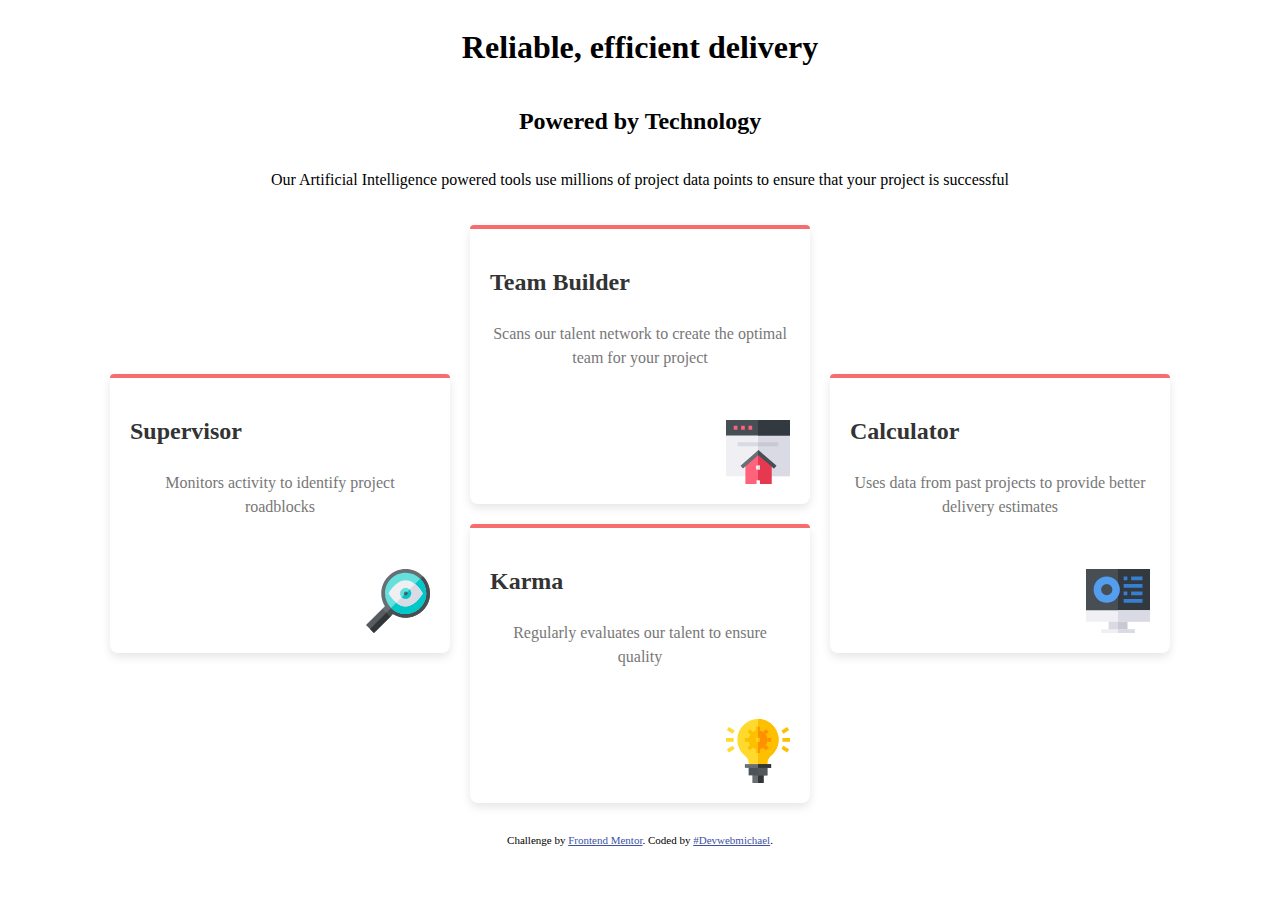
<file: four card/index.html>
<!DOCTYPE html>
<html lang="en">
<head>
  <meta charset="UTF-8">
  <meta name="viewport" content="width=device-width, initial-scale=1.0"> <!-- displays site properly based on user's device -->

  <link rel="icon" type="image/png" sizes="32x32" href="./images/favicon-32x32.png">
  <link rel="stylesheet" href="style.css">
  
  <title>Frontend Mentor | Four card feature section</title>

  <!-- Feel free to remove these styles or customise in your own stylesheet 👍 -->
  <style>
    .attribution { font-size: 11px; text-align: center; }
    .attribution a { color: hsl(228, 45%, 44%); }
  </style>
</head>
<body>
  <section class="bodybig">
    <div class="bodytop">
      <H1>Reliable, efficient delivery</H1>
      <H2>Powered by Technology</H2>
      <P>Our Artificial Intelligence powered tools use millions of project data points 
        to ensure that your project is successful</P>
    </div>
    <div class="bodybutom">
      <div class="links">
        <div class="card">
          <div class="card-text">
          <H3>Supervisor</H3>
          <p class="pcard">Monitors activity to identify project roadblocks</p>
        </div>
          <svg xmlns="http://www.w3.org/2000/svg" width="64" height="64"><g fill="none"><path fill="#676E74" d="M56.842 7.158c-9.526-9.563-24.902-9.525-34.428 0-8.025 8.026-9.45 20.44-3.525 30.003l-2.513 2.55-1.356 6.144 4.214 4.214 5.093-2.408 2.512-2.55a24.254 24.254 0 0030.003-3.525c9.563-9.526 9.525-24.902 0-34.428z"/><path fill="#474F54" d="M24.327 47.661l2.512-2.55a24.254 24.254 0 0030.003-3.525c9.563-9.526 9.525-24.902 0-34.428l-40.26 40.26 2.652 2.651 5.093-2.408z"/><path fill="#64E1DC" d="M54.213 9.787a20.56 20.56 0 00-14.585-6.041C28.236 3.746 19 12.98 19 24.372a20.564 20.564 0 006.041 14.586 20.564 20.564 0 0014.586 6.04c11.392 0 20.626-9.234 20.626-20.626a20.56 20.56 0 00-6.041-14.585z"/><path fill="#00C8C8" d="M60.254 24.372a20.56 20.56 0 00-6.041-14.585l-29.17 29.17A20.564 20.564 0 0039.627 45c11.392 0 20.626-9.235 20.626-20.627z"/><path fill="#EFEFF4" d="M56.239 23.41c-.184-.307-2.98-4.914-7.281-8.368-2.63-2.113-5.822-3.796-9.33-3.796-9.242 0-16.314 11.669-16.61 12.165l-.576.961.575.961c.184.309 2.98 4.916 7.28 8.37 2.631 2.112 5.823 3.795 9.33 3.795 9.243 0 16.315-11.668 16.612-12.165l.574-.96-.574-.962z"/><path fill="#DADAE5" d="M56.239 25.333l.574-.96-.574-.962c-.184-.308-2.98-4.915-7.281-8.369l-18.66 18.66c2.63 2.113 5.822 3.796 9.33 3.796 9.242 0 16.314-11.668 16.61-12.165z"/><path fill="#64E1DC" d="M43.604 20.396a5.607 5.607 0 00-3.976-1.65 5.632 5.632 0 00-5.626 5.626c0 1.551.631 2.958 1.65 3.976a5.609 5.609 0 003.976 1.65 5.632 5.632 0 005.625-5.626c0-1.55-.63-2.957-1.649-3.976z"/><path fill="#00C8C8" d="M45.253 24.372c0-1.55-.63-2.957-1.649-3.976l-7.952 7.952a5.608 5.608 0 003.976 1.65 5.632 5.632 0 005.625-5.626z"/><path fill="#676E74" d="M40.954 23.046a1.876 1.876 0 10-1.326 3.2 1.876 1.876 0 001.326-3.2z"/><path fill="#474F54" d="M41.503 24.372c0-.517-.21-.986-.55-1.326l-2.65 2.652a1.876 1.876 0 003.2-1.326z"/><path fill="#575C60" d="M20.333 43.667l-3.957-3.957L0 56.049l3.975 3.976L7.951 64l16.376-16.339z"/><path fill="#333637" d="M24.327 47.661l-3.994-3.994L3.975 60.025 7.951 64z"/></g></svg>
        </div>
      </div>
      <div class="midden">
        <div class="card">
          <div class="card-text">
          <H3>Team Builder</H3>
          <p class="pcard">Scans our talent network to create the optimal team for your project</p>
        </div>
          <svg xmlns="http://www.w3.org/2000/svg" width="64" height="64"><g fill="none"><path fill="#EFEFF4" d="M64 14.454v41.788H0V14.454l3.75-3.787h56.5z"/><path fill="#DADAE5" d="M64 14.454v41.788H32V10.667h28.25z"/><path fill="#474F54" d="M0 0h64v15.515H0z"/><path fill="#32393F" d="M32 0h32v15.515H32z"/><g fill="#FF637B"><path d="M7.758 5.818h3.685v3.879H7.758zM15.128 5.818h3.685v3.879h-3.685zM22.497 5.818h3.685v3.879h-3.685z"/></g><path fill="#FF637B" d="M45.576 42.245V64H34.355v-3.71h-3.74V64H19.394V42.245l11.37-9.275h3.105z"/><path fill="#DADAE5" d="M11.636 22.303h41.697v3.879H11.636z"/><path fill="#C9C9D3" d="M32 22.303h20.364v3.879H32z"/><path fill="#E63950" d="M45.576 42.245V64H33.939v-3.71H32V32.97h1.435z"/><path fill="#EFEFF4" d="M30.061 45.576h3.878v3.879h-3.878z"/><path fill="#DADAE5" d="M32 45.576h1.939v3.879H32z"/><path fill="#676E74" d="M50.424 45.779l-2.452 2.706-15.487-13.526-15.488 13.526-2.452-2.706 17.94-15.718z"/><path fill="#474F54" d="M32 30.061l18.424 15.718-2.518 2.706L32 34.959z"/></g></svg>
        </div>
          <div class="card">
            <div class="card-text">
            <H3>Karma</H3>
            <p class="pcard">Regularly evaluates our talent to ensure quality</p>
          </div>
            <svg xmlns="http://www.w3.org/2000/svg" width="64" height="64"><g fill="none"><path fill="#676E74" d="M26.375 52.625h11.25V64h-11.25z"/><path fill="#333637" d="M32 52.625h5.625V64H32z"/><path fill="#4C545A" d="M22.625 47h18.75v9.375h-18.75z"/><path fill="#52585C" d="M32 47h9.375v9.375H32z"/><path fill="#FFDA2D" d="M45.012 36.725c-2.325 1.913-3.637 4.612-3.637 7.425V47h-18.75v-2.85c0-2.85-1.238-5.512-3.3-7.125-5.062-3.938-7.95-9.862-7.95-16.275a20.585 20.585 0 017.613-16.013C22.7 1.737 27.238 0 32 0c1.462 0 2.962.15 4.425.45 8.1 1.688 14.475 8.45 15.9 16.663 1.275 7.5-1.425 14.85-7.313 19.612z"/><path fill="#FDBF00" d="M45.012 36.725c-2.325 1.913-3.637 4.612-3.637 7.425V47H32V0c1.462 0 2.962.15 4.425.45 8.1 1.688 14.475 8.45 15.9 16.663 1.275 7.5-1.425 14.85-7.313 19.612z"/><path fill="#676E74" d="M18.875 45.125h26.25v3.75h-26.25z"/><path fill="#FF9100" d="M39.956 10.143l2.651 2.651-3.979 3.978-2.651-2.651z"/><path fill="#FDBF00" d="M25.372 24.727l2.651 2.651-3.979 3.979-2.651-2.651zM30.125 28.25h3.75v5.625h-3.75z"/><path fill="#FF9100" d="M38.628 24.727l3.979 3.979-2.651 2.651-3.979-3.979zM39.5 18.875h5.625v3.75H39.5z"/><path fill="#FDBF00" d="M24.044 10.143l3.979 3.979-2.651 2.65-3.979-3.978zM18.875 18.875H24.5v3.75h-5.625zM30.125 7.625h3.75v5.625h-3.75z"/><g fill="#FFDA2D"><path d="M0 18.875h7.625v3.75H0zM6.585 14.81l-5.75-3.75 2.08-3.12 5.75 3.75zM2.915 33.56l-2.08-3.12 5.75-3.75 2.08 3.12z"/></g><path fill="#FDBF00" d="M56.375 18.875H64v3.75h-7.625zM61.085 33.56l-5.75-3.75 2.08-3.12 5.75 3.75zM57.415 14.81l-2.08-3.12 5.75-3.75 2.08 3.12z"/><path fill="#FF9100" d="M32 7.625h1.875v5.625H32zM32 28.25h1.875v5.625H32z"/><path fill="#333637" d="M32 45.125h13.125v3.75H32z"/><path fill="#FDBF00" d="M32 11.375c-5.175 0-9.375 4.2-9.375 9.375s4.2 9.375 9.375 9.375 9.375-4.2 9.375-9.375-4.2-9.375-9.375-9.375z"/><path fill="#FF9100" d="M32 30.125v-18.75c5.175 0 9.375 4.2 9.375 9.375s-4.2 9.375-9.375 9.375z"/><path fill="#FFDA2D" d="M30.125 18.875h3.75v3.75h-3.75z"/><path fill="#FDBF00" d="M32 18.875h1.875v3.75H32z"/></g></svg>
          </div>
    </div>
      <div class="rechts">
        <div class="card">
          <div class="card-text">
          <H3>Calculator</H3>
          <p class="pcard">Uses data from past projects to provide better delivery estimates</p>
        </div>
          <svg xmlns="http://www.w3.org/2000/svg" width="64" height="64"><g fill="none"><path fill="#474F54" d="M64 0v41.25l-3.75 3.875H3.75L0 41.25V0z"/><path fill="#32393F" d="M64 0v41.25l-3.75 3.875H32V0z"/><path fill="#DADAE5" d="M22.625 50.875h18.75v11.25h-18.75z"/><path fill="#C9C9D3" d="M32 50.875h9.375v11.25H32z"/><path fill="#EFEFF4" d="M0 41.25h64v11.5H0z"/><path fill="#DADAE5" d="M32 41.25h32v11.5H32z"/><path fill="#EFEFF4" d="M15.125 60.25h33.75V64h-33.75z"/><path fill="#DADAE5" d="M32 60.25h16.875V64H32z"/><path fill="#549EF2" d="M20.75 7.5c-7.236 0-13.125 5.889-13.125 13.125S13.514 33.75 20.75 33.75s13.125-5.889 13.125-13.125S27.986 7.5 20.75 7.5zm0 18.75a5.631 5.631 0 01-5.625-5.625A5.631 5.631 0 0120.75 15a5.631 5.631 0 015.625 5.625 5.631 5.631 0 01-5.625 5.625z"/><g fill="#377FD2"><path d="M45.125 7.5H56.5v3.75H45.125zM37.625 7.5h3.75v3.75h-3.75zM45.125 22.5H56.5v3.75H45.125zM37.625 22.5h3.75v3.75h-3.75zM37.625 15H56.5v3.75H37.625zM37.625 30H56.5v3.75H37.625z"/></g></g></svg>
        </div>
    </div>
  </div>
  </section>
  
  
  


  

  
  

 
  

  
  

  
  <footer>
    <p class="attribution">
      Challenge by <a href="https://www.frontendmentor.io?ref=challenge" target="_blank">Frontend Mentor</a>. 
      Coded by <a href="#">#Devwebmichael</a>.
    </p>
  </footer>
</body>
</html>
</file>
<file: four card/style.css>
.bodytop {
    display: flex;
    flex-direction: column;
    align-items: center;
}
.bodybutom {
    display: flex;
    justify-content: center;
    gap:20px;   
}
.card{
    display: flex;
    align-items: center;
    flex-direction: column;
    

    background-color: white;
    box-shadow: 0px 4px 10px rgba(0, 0, 0, 0.1);
    border-radius: 8px;
    padding: 20px;
    width: 300px; /* Adjust as needed */
    text-align: center;
    position: relative;
    margin: 20px auto;
    gap: 35px;
}
.card::before {
    content: '';
    display: block;
    position: absolute;
    top: 0;
    left: 0;
    width: 100%;
    height: 4px;
    background-color: #f76c6c; /* Adjust color to match */
    border-radius: 8px 8px 0 0;
}
.card-text{
    display: flex;
    flex-direction: column;
}
.card-text h3 {
    font-size: 1.5em;
    font-weight: bold;
    margin-bottom: 10px;
    color: #333;
    margin-right: auto;
}

.card-text .pcard {
    font-size: 1em;
    color: #777;
    line-height: 1.5;
    margin-bottom: 15px;
}
.links,.rechts{
    display: flex;
    align-items: center;
}
svg{
    margin-left: auto;
}
</file>
